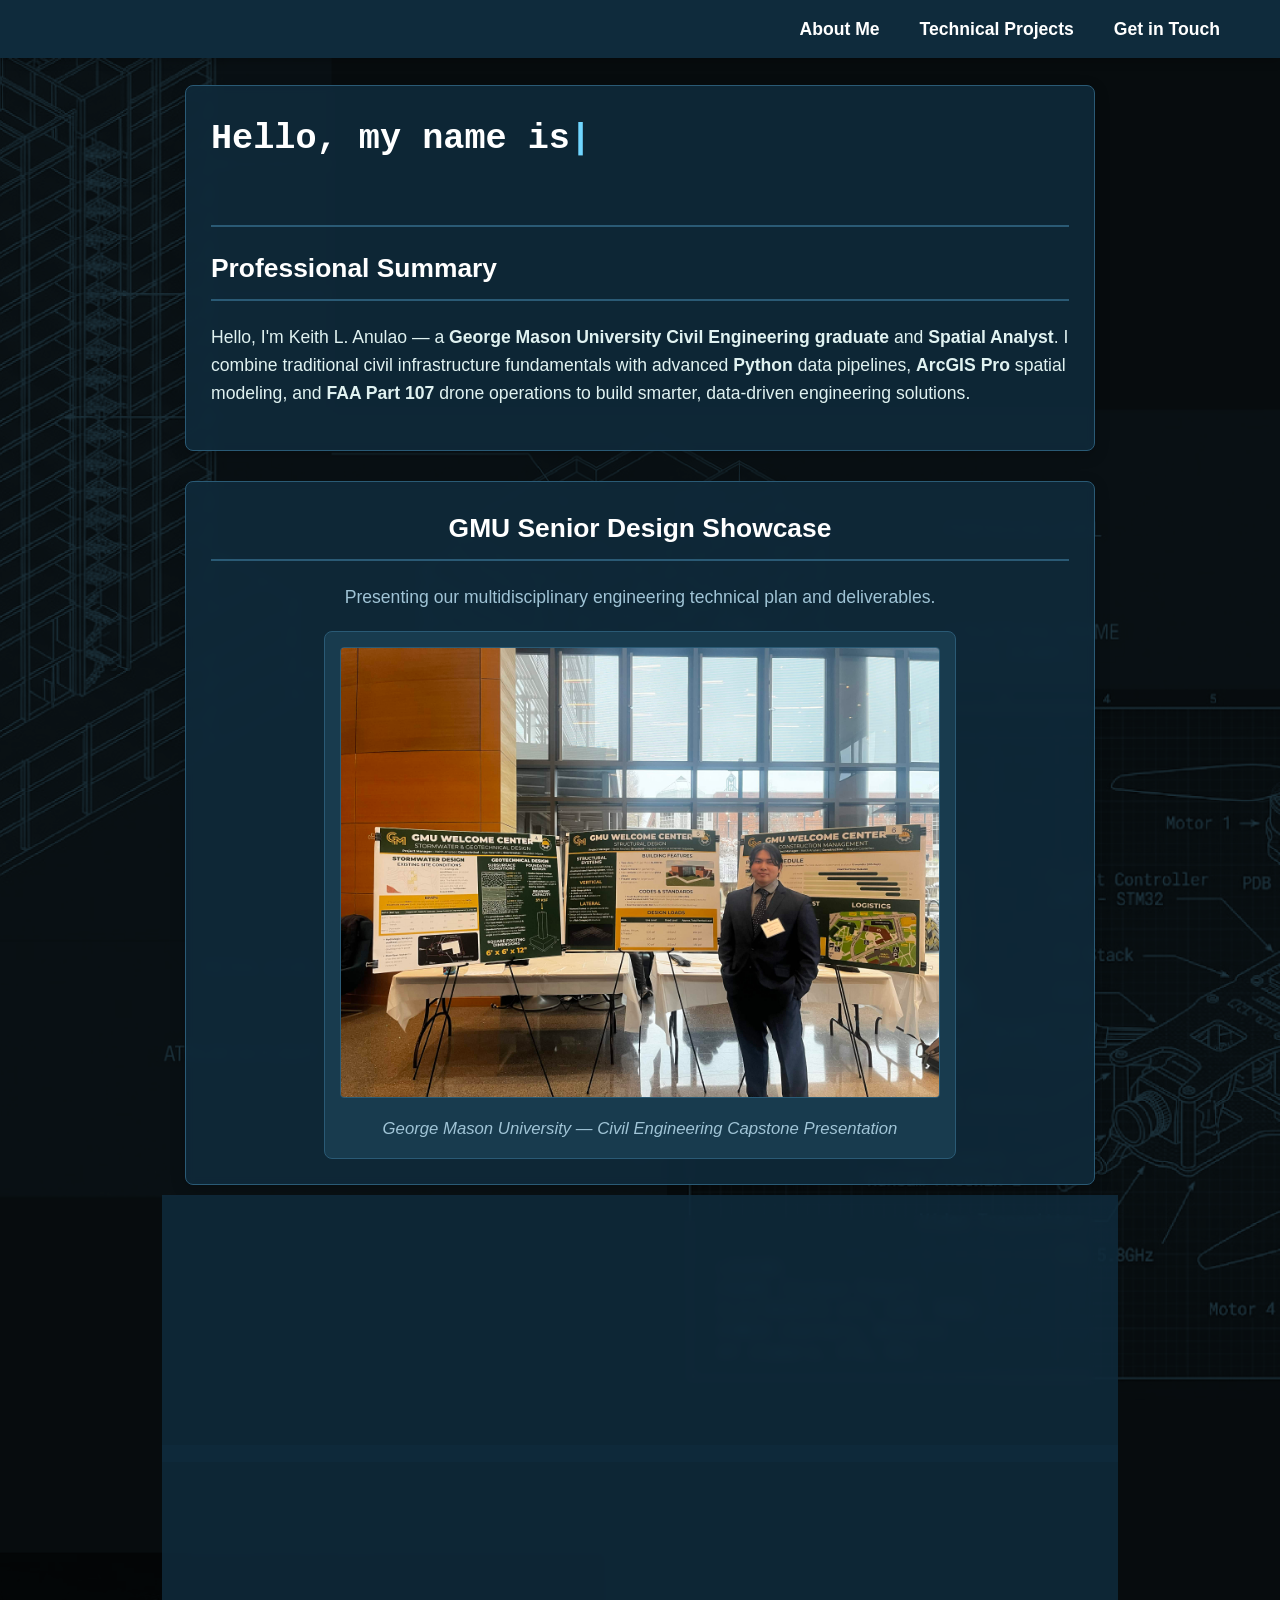
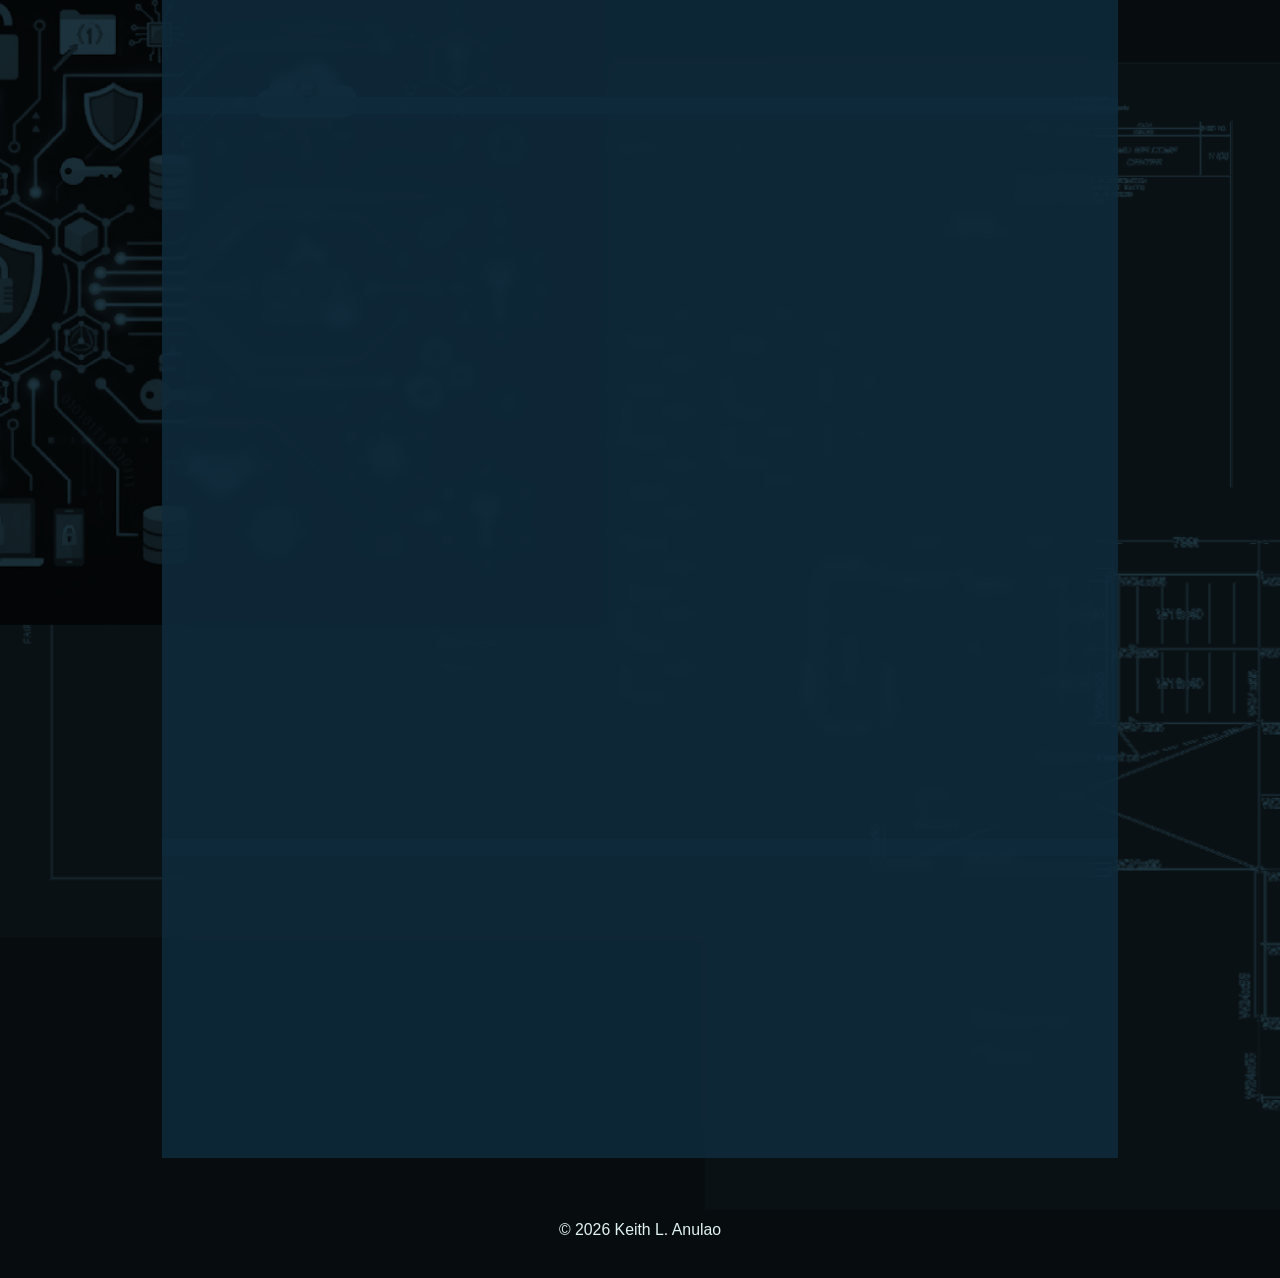
<file: index.html>
<!DOCTYPE html>
<html lang="en">
<head>
    <meta charset="UTF-8">
    <meta name="viewport" content="width=device-width, initial-scale=1.0">
    <!-- Primary SEO Meta Tags -->
    <title>Keith L. Anulao - Civil Engineering & Spatial Analytics Portfolio</title>
    <meta name="description" content="Explore Keith L. Anulao's civil engineering portfolio featuring GIS spatial audits, ArcGIS Pro mapping, and automated Python data tools.">
    <meta name="keywords" content="Civil Engineering, Spatial Analyst, ArcGIS Pro, Python, GIS, Keith Anulao, George Mason University">

    <!-- Open Graph / Social Sharing Meta Tags (LinkedIn, Twitter, etc.) -->
    <meta property="og:type" content="website">
    <meta property="og:url" content="https://yourusername.github.io/">
    <meta property="og:title" content="Keith L. Anulao - Civil Engineering & Spatial Analytics Portfolio">
    <meta property="og:description" content="Explore technical civil engineering projects, Python POS data pipelines, and spatial infrastructure audits.">
    <meta property="og:image" content="https://yourusername.github.io/images/senior_design_showcase.jpg">
    <link rel="stylesheet" href="style.css"> 
    <style>
        /* --- Page Background Layers (Scrolling) --- */
        body {
            position: relative;
            min-height: 100%;
            background-color: #0f2b3c;
            margin: 0;
            color: #e0f2fe;
            font-family: Arial, sans-serif;
        }

        /* 1. Grayscale Background Image (Scrolls with the full page length) */
        .page-bg-image {
            position: absolute;
            top: 0;
            left: 0;
            width: 100%;
            height: 100%; /* Stretches to cover the entire document height */
            background-image: url('images/about_me_bg.jpg');
            background-size: cover;
            background-position: center;
            filter: grayscale(100%) brightness(0.45);
            z-index: -2;
        }

        /* 2. Vibrant Turquoise Tint Overlay (Scrolls with the full page length) */
        .page-bg-overlay {
            position: absolute;
            top: 0;
            left: 0;
            width: 100%;
            height: 100%; /* Stretches to cover the entire document height */
            background-color: rgba(14, 82, 115, 0.78);
            mix-blend-mode: multiply;
            z-index: -1;
        }

        /* --- Glassmorphism Content Sections --- */
        main {
            max-width: 950px;
            margin: 40px auto 0 auto;
            padding: 20px;
        }

        section {
            background-color: rgba(15, 43, 60, 0.88);
            border: 1px solid #2a5a75;
            border-radius: 8px;
            padding: 25px;
            margin-bottom: 30px;
            backdrop-filter: blur(5px);
        }

        /* --- Lightbox Modal Styles --- */
        .lightbox-modal {
            display: none; /* Hidden by default */
            position: fixed;
            z-index: 2000;
            left: 0;
            top: 0;
            width: 100%;
            height: 100%;
            background-color: rgba(10, 25, 35, 0.85); /* Deep dark background */
            backdrop-filter: blur(8px); /* Blurs the rest of the page */
            align-items: center;
            justify-content: center;
        }

        .lightbox-content {
            width: auto;
            height: auto;
            max-width: 90vw;   
            max-height: 90vh;  
            object-fit: contain;
            border-radius: 6px;
            box-shadow: 0 10px 35px rgba(0, 0, 0, 0.6);
            border: 2px solid #2a5a75;
            animation: zoomIn 0.25s ease;
        }

        .lightbox-close {
            position: absolute;
            top: 25px;
            right: 35px;
            color: #ffffff;
            font-size: 45px;
            font-weight: bold;
            cursor: pointer;
            transition: color 0.2s ease;
            line-height: 1;
        }

        .lightbox-close:hover {
            color: #70d6ff;
        }

        /* Make thumbnails look clickable */
        .clickable-photo {
            cursor: pointer;
            transition: transform 0.2s ease, box-shadow 0.2s ease;
        }

        .clickable-photo:hover {
            transform: scale(1.01);
            box-shadow: 0 0 15px rgba(112, 214, 255, 0.3);
        }

        @keyframes zoomIn {
            from { transform: scale(0.9); opacity: 0; }
            to { transform: scale(1); opacity: 1; }
        }

        /* --- Mobile Responsive Media Query --- */
        @media screen and (max-width: 768px) {
            main {
                width: 95% !important;
                margin: 90px auto 0 auto !important; /* Lowers the card nicely below the navbar on phones */
                padding: 10px !important;
            }

            /* Scale down massive headers so they don't break phone screens */
            h1 {
                font-size: 1.6rem !important;
            }

            h2 {
                font-size: 1.3rem !important;
            }

            /* Stack metric cards and project galleries in a single column on phones */
            .metric-grid, .gallery-grid, .map-gallery {
                grid-template-columns: 1fr !important;
            }

            /* Prevent typing header from forcing phone widths out */
            #typing-title {
                font-size: 1.3em !important;
                min-height: 5.5rem !important; /* Locks two-line height on mobile */
                white-space: normal !important;
            }
        }
    </style>
</head>
<body>
    <!-- Background Layers (Scrolling) -->
    <div class="page-bg-image"></div>
    <div class="page-bg-overlay"></div>

    <header>
        <nav>
            <ul>
                <li><a href="index.html">About Me</a></li>
                <li><a href="projects.html">Technical Projects</a></li>
                <li><a href="contact.html">Get in Touch</a></li>
            </ul>
        </nav>
    </header>

    <main style="max-width: 950px; margin: 65px auto 0 auto; padding: 20px;">
        <section id="about">
            <h1 id="typing-title"></h1> 
            
            <h2 style="color: #ffffff; margin-top: 0;">Professional Summary</h2>
            <p>Hello, I'm Keith L. Anulao — a <strong>George Mason University Civil Engineering graduate</strong> and <strong>Spatial Analyst</strong>. I combine traditional civil infrastructure fundamentals with advanced <strong>Python</strong> data pipelines, <strong>ArcGIS Pro</strong> spatial modeling, and <strong>FAA Part 107</strong> drone operations to build smarter, data-driven engineering solutions.</p>
        </section>

        <!-- GMU Senior Design Showcase Photo Feature -->
        <section id="senior-design-photo" style="text-align: center;">
            <h2 style="color: #ffffff; margin-top: 0;">GMU Senior Design Showcase</h2>
            <p style="margin-bottom: 20px; text-align: center; color: #a0c4d6;">Presenting our multidisciplinary engineering technical plan and deliverables.</p>
            
            <div style="max-width: 600px; margin: 0 auto; background-color: rgba(26, 61, 82, 0.9); padding: 15px; border-radius: 8px; border: 1px solid #2a5a75;">
                <img src="images/senior_design_showcase.jpg" alt="GMU Senior Design Showcase" class="clickable-photo" style="width: 100%; height: auto; border-radius: 4px; margin-bottom: 10px;">
                <p style="font-size: 0.95em; color: #a0c4d6; font-style: italic; margin: 0; text-align: center;">George Mason University — Civil Engineering Capstone Presentation</p>
            </div>
        </section>

        <section id="education">
            <h2 style="color: #ffffff; margin-top: 0;">Education</h2>
            <p><strong>Bachelor of Science in Civil Engineering</strong>&nbsp;&nbsp;&nbsp;|&nbsp;&nbsp;&nbsp;George Mason University (December 2025)</p>
            <p><em>Honors College Graduate&nbsp;&nbsp;&nbsp;|&nbsp;&nbsp;&nbsp;Dean's List (Fall 2025)</em></p>
        </section>

        <section id="certifications">
            <h2 style="color: #ffffff; margin-top: 0;">Licenses & Certifications</h2>
            
            <div style="margin-bottom: 20px;">
                <p><strong>CompTIA Security+</strong>&nbsp;&nbsp;&nbsp;|&nbsp;&nbsp;&nbsp;Jan 30, 2025 - Jan 30, 2028</p>
                <ul style="list-style-type: disc; text-align: left; margin-left: 20px;">
                </ul>
            </div>

            <div>
                <p><strong>FAA Part 107 Remote Pilot</strong>&nbsp;&nbsp;&nbsp;|&nbsp;&nbsp;&nbsp;Jun 23, 2026 - Jun 30, 2028</p>
                <ul style="list-style-type: disc; text-align: left; margin-left: 20px;">
                </ul>
            </div>
        </section>

        <!-- FPV Simulator Training Feature with Regulatory Callout -->
        <section id="fpv-simulation-photo" style="text-align: center;">
            <h2 style="color: #ffffff; margin-top: 0;">Advanced Pilot Training & Simulation</h2>
            <p style="margin-bottom: 20px; text-align: center; color: #a0c4d6;">Training in Acro (manual) and Angle (self-leveling) modes for complex structural steel inspections.</p>
            
            <div style="max-width: 600px; margin: 0 auto 15px auto; background-color: rgba(26, 61, 82, 0.9); padding: 15px; border-radius: 8px; border: 1px solid #2a5a75;">
                <img src="images/fpv_simulation.jpg" alt="FPV.SkyDive Simulated Flight Inspection" class="clickable-photo" style="width: 100%; height: auto; border-radius: 4px; margin-bottom: 10px;">
                <p style="font-size: 0.95em; color: #a0c4d6; font-style: italic; margin: 0; text-align: center;">FPV.SkyDive — Simulated Structural Steel Inspection</p>
            </div>

            <!-- Regulatory Insight Callout Box -->
            <div style="max-width: 600px; margin: 0 auto; background-color: rgba(26, 61, 82, 0.9); padding: 14px 18px; border-radius: 8px; border: 1px dashed #2a5a75; text-align: left;">
                <p style="font-size: 0.95em; color: #ffffff; margin: 0; line-height: 1.5;">
                    <strong style="color: #70d6ff;">Did You Know?</strong> Per <strong>14 CFR § 107.12</strong>, a commercial drone's flight controls can be manipulated by a non-certified operator as long as an FAA-certified Remote Pilot in Command is actively supervising with immediate takeover authority.
                </p>
            </div>
        </section>

        <section id="skills">
            <h2 style="color: #ffffff; margin-top: 0;">Core Technical Skills</h2>
            <ul style="list-style-type: disc; text-align: left; margin-left: 20px; line-height: 1.8;">
                <li><strong>Modeling & Design:</strong> ArcGIS Pro, AutoCAD, Synchro, Spatial Modeling</li>
                <li><strong>Programming & Data:</strong> Python (Pandas, Matplotlib, Tkinter), SQL Basics, Automated Data Pipelines</li>
                <li><strong>Software & Operations:</strong> MS Excel, MS Word, Advanced FPV / Acro-Mode Drone Flight Operations</li>
                <li><strong>Professional:</strong> Technical Writing, Project Management, Quality Control (QC), Lead Technical Editing</li>
            </ul>
        </section>
    </main>

    <!-- --- Lightbox Modal Structure --- -->
    <div id="lightboxModal" class="lightbox-modal">
        <span class="lightbox-close">&times;</span>
        <img class="lightbox-content" id="lightboxImg" alt="Enlarged Preview">
    </div>
    <!-- --------------------------------- -->

    <footer>
        <p>&copy; 2026 Keith L. Anulao</p>
    </footer>

    <script src="script.js"></script> 
    <script>
        // Smooth scrolling functionality
        document.querySelectorAll('a[href^="#"]').forEach(anchor => {
            anchor.addEventListener('click', function (e) {
                e.preventDefault(); 

                const targetID = this.getAttribute('href');
                const targetElement = document.querySelector(targetID);

                if (targetElement) {
                    window.scrollTo({
                        top: targetElement.offsetTop - 80,
                        behavior: 'smooth' 
                    });
                }
            });
        });

        // --- Lightbox Modal Interactive Script ---
        const modal = document.getElementById('lightboxModal');
        const modalImg = document.getElementById('lightboxImg');
        const closeBtn = document.getElementsByClassName('lightbox-close')[0];
        const clickablePhotos = document.querySelectorAll('.clickable-photo');

        clickablePhotos.forEach(photo => {
            photo.onclick = function() {
                modal.style.display = "flex";
                modalImg.src = this.src;
            }
        });

        closeBtn.onclick = function() {
            modal.style.display = "none";
        }

        modal.onclick = function(event) {
            if (event.target === modal) {
                modal.style.display = "none";
            }
        }

        document.addEventListener('keydown', function(event) {
            if (event.key === "Escape") {
                modal.style.display = "none";
            }
        });
    </script>
</body>
</html>
</file>
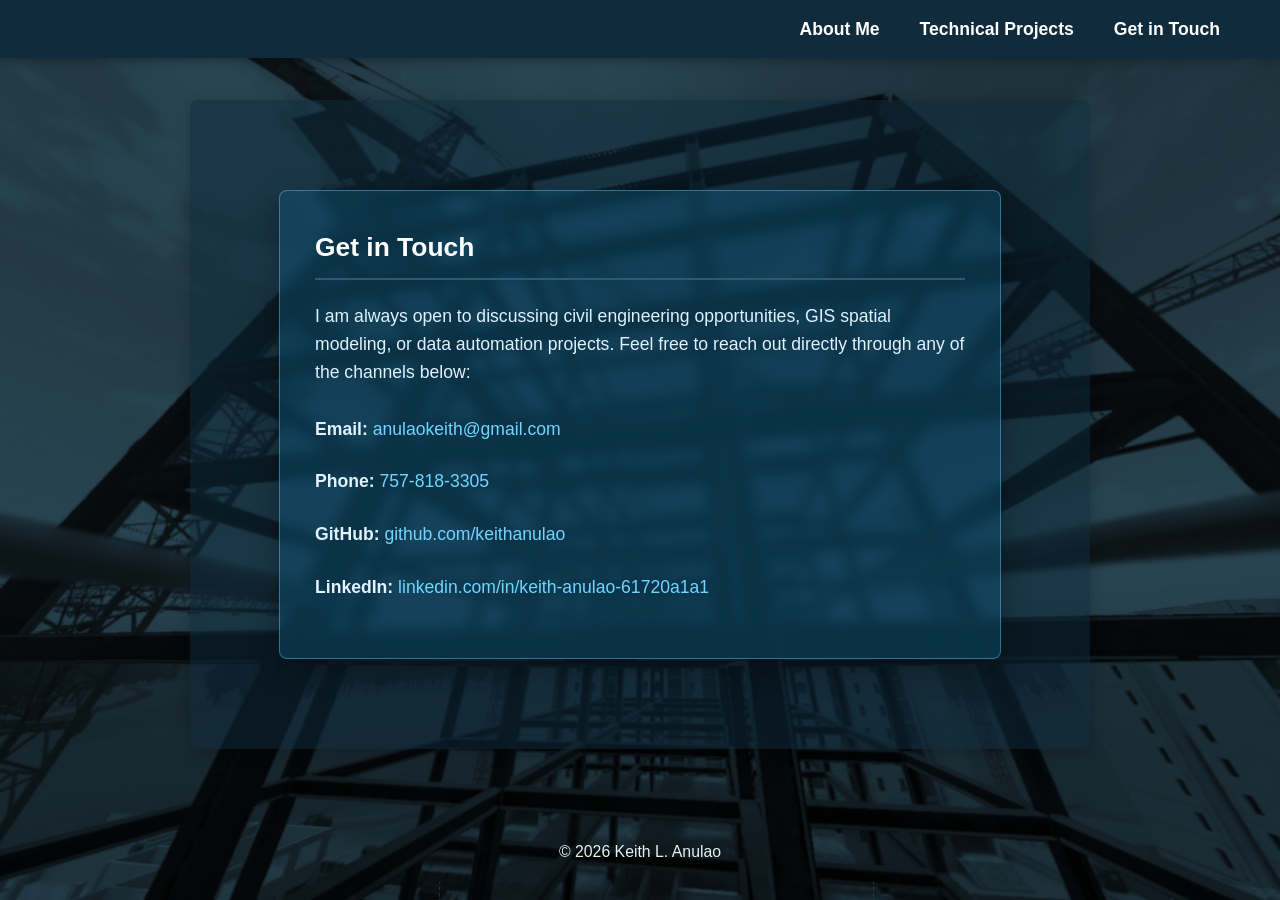
<file: contact.html>
<!DOCTYPE html>
<html lang="en">
<head>
    <meta charset="UTF-8">
    <meta name="viewport" content="width=device-width, initial-scale=1.0">
    <title>Contact Keith L. Anulao - Civil Engineering & Spatial Analytics</title>
    <meta name="description" content="Get in touch with Keith L. Anulao for civil engineering, spatial analysis, GIS consulting, and technical collaboration opportunities.">
    <meta property="og:title" content="Contact Keith L. Anulao - Civil Engineering & Spatial Analytics">
    <meta property="og:description" content="Get in touch for civil engineering, spatial analysis, GIS consulting, and technical collaboration opportunities.">
    <link rel="stylesheet" href="style.css"> 
    <style>
        /* --- Contact Page Lighter Background & Vibrant Turquoise Tint --- */
        body {
            position: relative;
            min-height: 100vh;
            background-color: #0f2b3c;
            margin: 0;
        }

        /* 1. Lighter Background Image */
        .contact-bg-image {
            position: fixed;
            top: 0;
            left: 0;
            width: 100%;
            height: 100svh;
            background-image: url('images/contact_background.jpg'); /* Change to .png if needed */
            background-size: cover;
            background-position: center;
            filter: grayscale(100%) brightness(0.55); /* Increased brightness to make image lighter */
            z-index: -2;
        }

        /* 2. Brighter, More Intense Turquoise Tint Overlay */
        .contact-bg-overlay {
            position: fixed;
            top: 0;
            left: 0;
            width: 100%;
            height: 100%;
            background-color: rgba(14, 82, 115, 0.75); /* Brighter, more saturated turquoise tint */
            mix-blend-mode: multiply;
            z-index: -1;
        }

        /* 3. Single Unified Contact Card (Matched Transparency) */
        .contact-card {
            background-color: rgba(14, 82, 115, 0.45); /* Matches overlay transparency */
            border: 1px solid rgba(112, 214, 255, 0.4);
            border-radius: 8px;
            padding: 35px;
            max-width: 650px;
            margin: 60px auto;
            box-shadow: 0 10px 30px rgba(0, 0, 0, 0.3);
            backdrop-filter: blur(6px);
        }

        .contact-card h2 {
            color: #ffffff;
            margin-top: 0;
        }

        .contact-card p {
            color: #e0f2fe;
        }

        .contact-card a {
            color: #70d6ff;
            text-decoration: none;
            transition: color 0.2s ease;
        }

        .contact-card a:hover {
            color: #ffffff;
            text-decoration: underline;
        }

        /* --- Mobile Responsive Media Query --- */
        @media screen and (max-width: 768px) {
            main {
                width: 95% !important;
                margin: 25px auto 0 auto !important;
                padding: 10px !important;
            }

            /* Scale down massive headers so they don't break phone screens */
            h1 {
                font-size: 1.6rem !important;
            }

            h2 {
                font-size: 1.3rem !important;
            }

            /* Stack metric cards and project galleries in a single column on phones */
            .metric-grid, .gallery-grid, .map-gallery {
                grid-template-columns: 1fr !important;
            }

            /* Prevent typing header from forcing phone widths out */
            #typing-title {
                font-size: 1.3em !important;
                white-space: normal !important; /* Allows text to wrap neatly on tiny screens */
            }
        }
    </style>
</head>
<body>
    <!-- Background Layers -->
    <div class="contact-bg-image"></div>
    <div class="contact-bg-overlay"></div>

    <header>
        <nav>
            <ul>
                <li><a href="index.html">About Me</a></li>
                <li><a href="projects.html">Technical Projects</a></li>
                <li><a href="contact.html">Get in Touch</a></li>
            </ul>
        </nav>
    </header>

    <main>
        <section id="contact">
            <!-- Single Clean Contact Card -->
            <div class="contact-card">
                <h1>Get in Touch</h1> 
                <p>I am always open to discussing civil engineering opportunities, GIS spatial modeling, or data automation projects. Feel free to reach out directly through any of the channels below:</p>
                
                <div style="margin-top: 25px; line-height: 2;">
                    <p><strong>Email:</strong> <a href="mailto:anulaokeith@gmail.com">anulaokeith@gmail.com</a></p>
                    <p><strong>Phone:</strong> <a href="tel:7578183305">757-818-3305</a></p>
                    <p><strong>GitHub:</strong> <a href="https://github.com/keithanulao" target="_blank" rel="noopener noreferrer">github.com/keithanulao</a></p>
                    <p><strong>LinkedIn:</strong> <a href="https://www.linkedin.com/in/keith-anulao-61720a1a1" target="_blank" rel="noopener noreferrer">linkedin.com/in/keith-anulao-61720a1a1</a></p>
                </div>
            </div>
        </section>
    </main>

    <footer>
        <p>&copy; 2026 Keith L. Anulao</p>
    </footer>

    <script>
        // Smooth scrolling functionality
        document.querySelectorAll('a[href^="#"]').forEach(anchor => {
            anchor.addEventListener('click', function (e) {
                e.preventDefault(); 

                const targetID = this.getAttribute('href');
                const targetElement = document.querySelector(targetID);

                if (targetElement) {
                    window.scrollTo({
                        top: targetElement.offsetTop - 80,
                        behavior: 'smooth' 
                    });
                }
            });
        });
    </script>
</body>
</html>
</file>
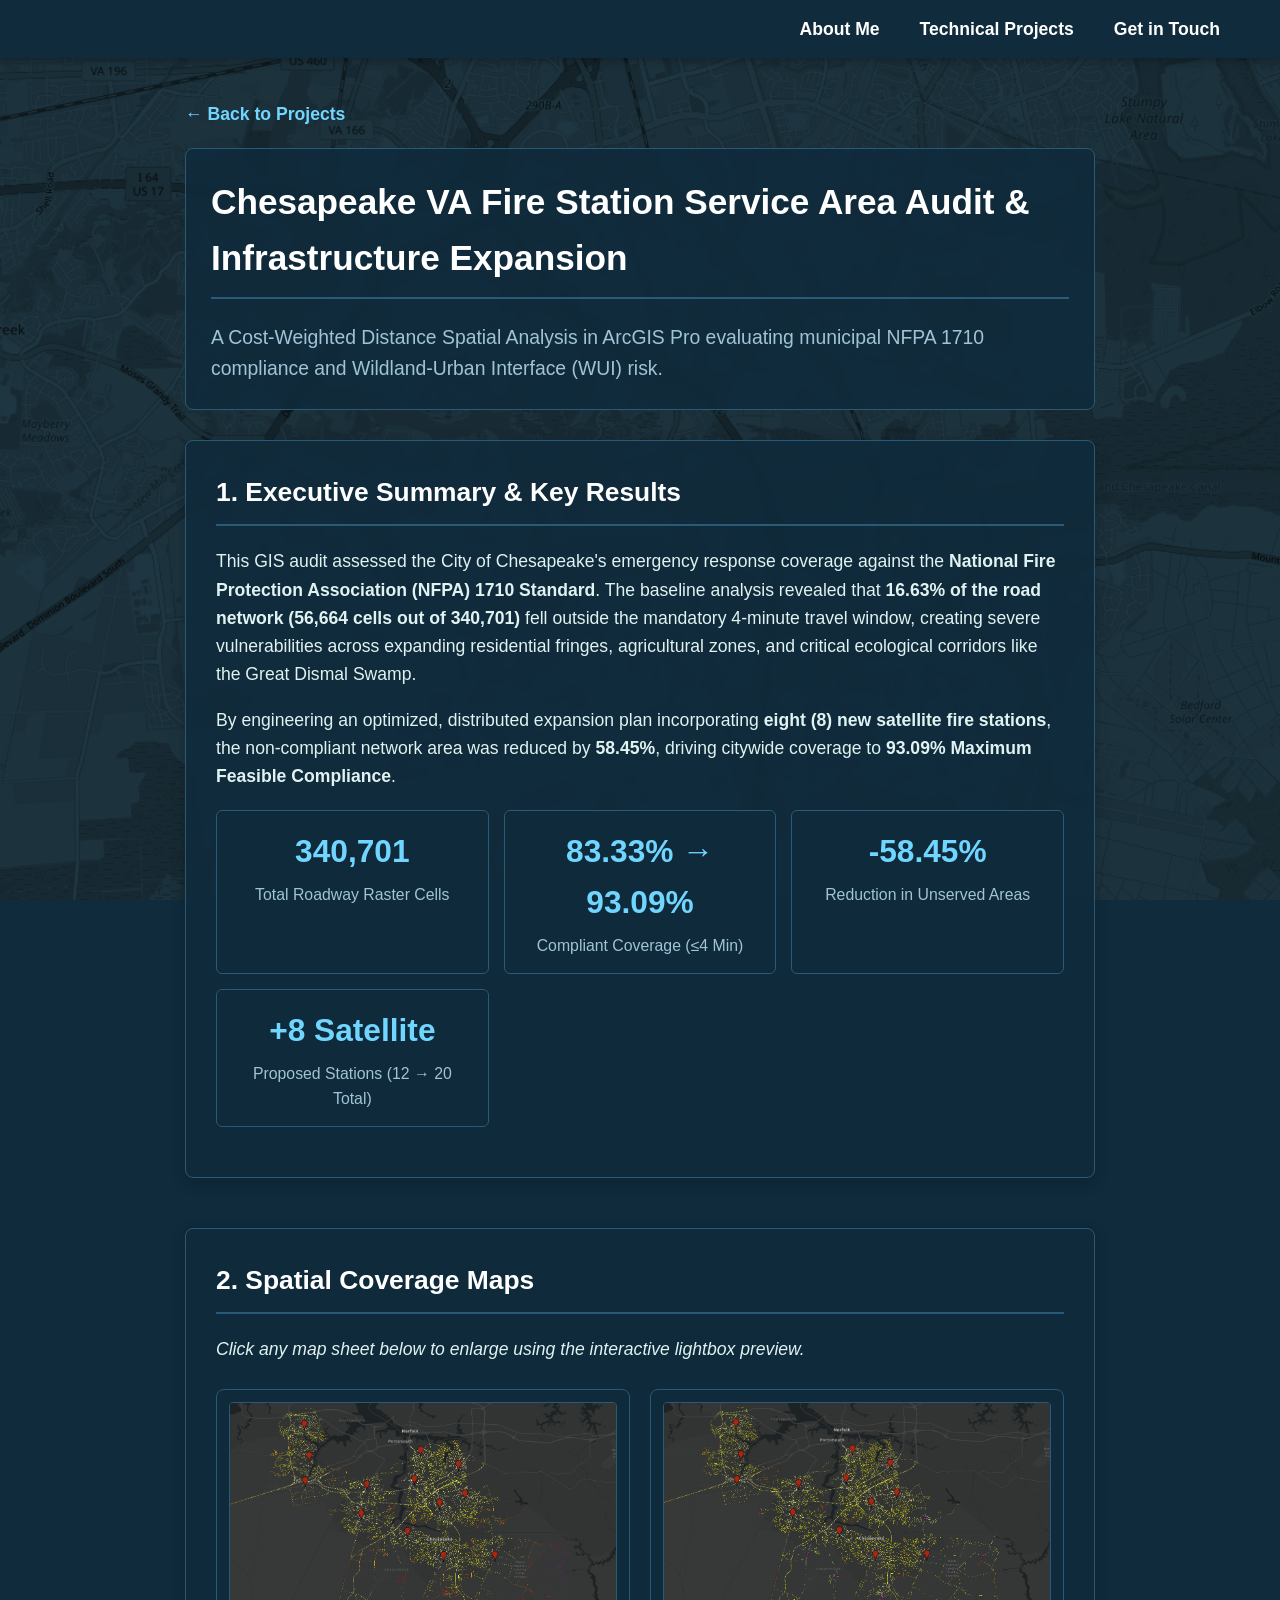
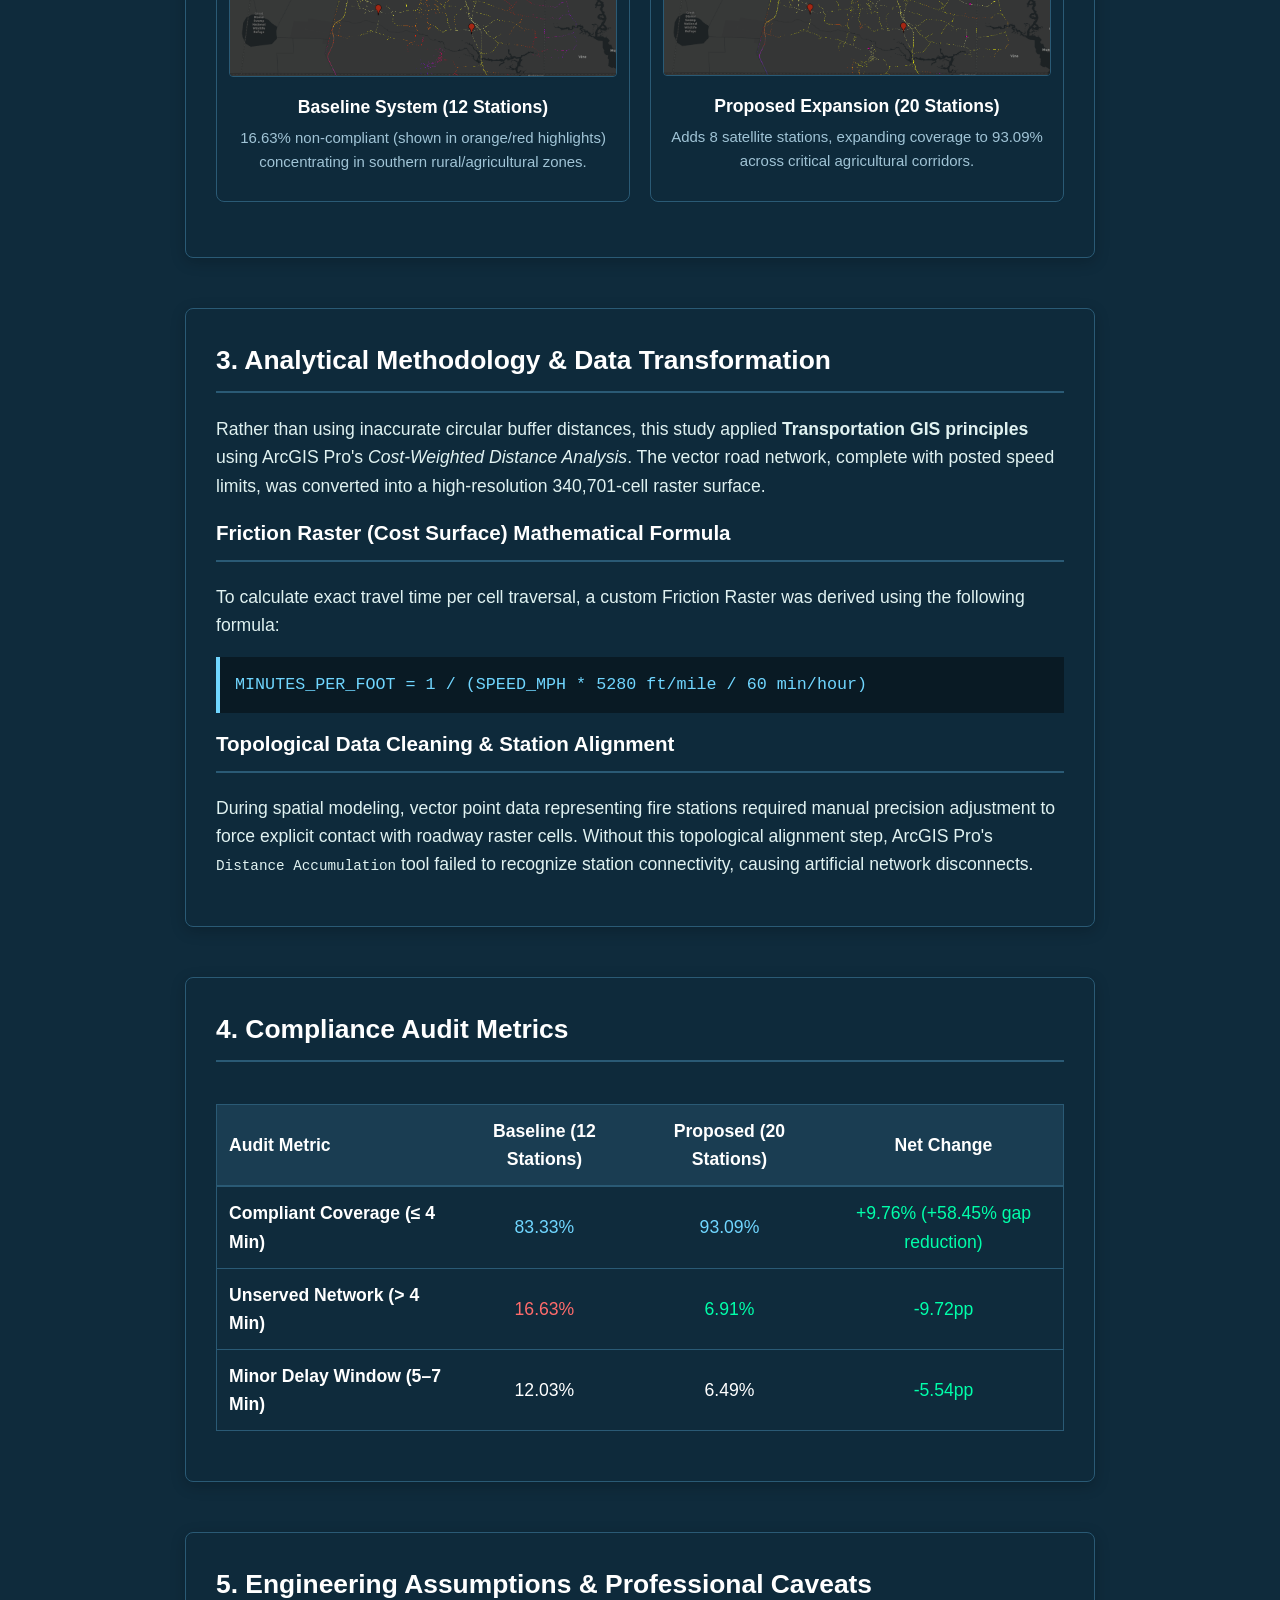
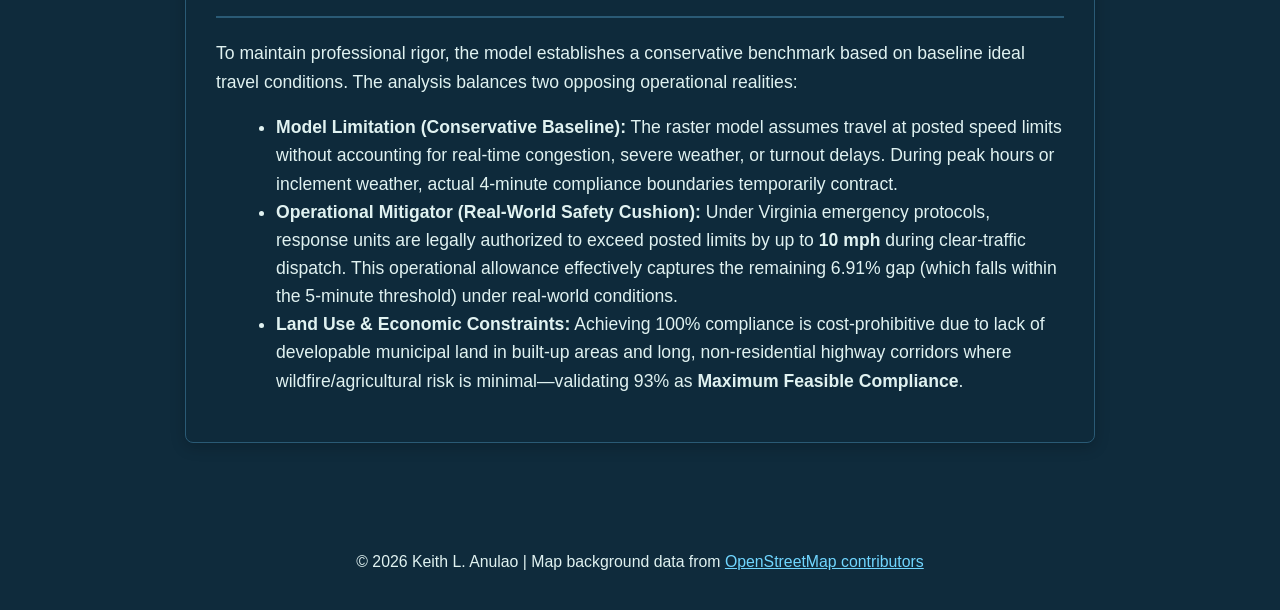
<file: fire-station-audit.html>
<!DOCTYPE html>
<html lang="en">
<head>
    <meta charset="UTF-8">
    <meta name="viewport" content="width=device-width, initial-scale=1.0">
    <title>Chesapeake Fire Station Service Area Audit - Keith L. Anulao</title>
    <meta name="description" content="Explore a GIS cost-weighted distance spatial analysis in ArcGIS Pro evaluating municipal NFPA 1710 compliance and infrastructure expansion by Keith L. Anulao.">
    <meta property="og:title" content="Chesapeake Fire Station Service Area Audit - Keith L. Anulao">
    <meta property="og:description" content="Explore a GIS cost-weighted distance spatial analysis in ArcGIS Pro evaluating municipal NFPA 1710 compliance and infrastructure expansion.">
    <link rel="stylesheet" href="style.css">
    <style>
        /* --- Page Layout & Card Styling --- */
        .project-header-card {
            background-color: #0f2b3c;
            border: 1px solid #2a5a75;
            border-radius: 8px;
            padding: 25px;
            margin-bottom: 30px;
        }

        .metric-grid {
            display: grid;
            grid-template-columns: repeat(auto-fit, minmax(220px, 1fr));
            gap: 15px;
            margin: 20px 0;
        }

        .metric-card {
            background-color: rgba(26, 61, 82, 0.9);
            border: 1px solid #2a5a75;
            border-radius: 6px;
            padding: 15px;
            text-align: center;
            /* 1. Smooth transition for all property changes */
            transition: transform 0.25s ease, background-color 0.25s ease, border-color 0.25s ease, box-shadow 0.25s ease;
        }

        /* 2. Eye-Catching Hover State */
        .metric-card:hover {
            transform: translateY(-4px); /* Lifts the card up */
            background-color: rgba(30, 80, 110, 0.95); /* Brightens the dark turquoise tone */
            border-color: #70d6ff; /* Lights up the border in bright cyan */
            box-shadow: 0 8px 25px rgba(112, 214, 255, 0.25); /* Adds a soft turquoise glow */
        }

        .metric-value {
            font-size: 1.8em;
            font-weight: bold;
            color: #70d6ff;
            margin-bottom: 5px;
            transition: color 0.25s ease;
        }

        /* Makes the main metric number pop to pure white on hover */
        .metric-card:hover .metric-value {
            color: #ffffff;
        }

        .metric-label {
            font-size: 0.9em;
            color: #a0c4d6;
        }

        .formula-box {
            background-color: #091a24;
            border-left: 4px solid #70d6ff;
            padding: 15px;
            font-family: 'Courier New', Courier, monospace;
            color: #70d6ff;
            font-size: 0.95em;
            margin: 15px 0;
            overflow-x: auto;
        }

        .map-gallery {
            display: grid;
            grid-template-columns: repeat(auto-fit, minmax(280px, 1fr));
            gap: 20px;
            margin: 25px 0;
        }

        .map-card {
            background-color: #0f2b3c;
            border: 1px solid #2a5a75;
            border-radius: 8px;
            padding: 12px;
            text-align: center;
        }

        .map-card img {
            width: 100%;
            height: auto;
            border-radius: 4px;
            margin-bottom: 8px;
            cursor: pointer;
            transition: transform 0.2s ease, box-shadow 0.2s ease;
        }

        .map-card img:hover {
            transform: scale(1.01);
            box-shadow: 0 0 15px rgba(112, 214, 255, 0.3);
        }

        /* --- Lightbox Modal Styles --- */
        .lightbox-modal {
            display: none;
            position: fixed;
            z-index: 2000;
            left: 0;
            top: 0;
            width: 100%;
            height: 100%;
            background-color: rgba(10, 25, 35, 0.85);
            backdrop-filter: blur(8px);
            align-items: center;
            justify-content: center;
        }

        .lightbox-content {
            width: auto;
            height: auto;
            max-width: 92vw;
            max-height: 92vh;
            
            /* Forces sharper rendering when scaled up */
            image-rendering: -webkit-optimize-contrast;
            image-rendering: crisp-edges;
            
            border-radius: 6px;
            box-shadow: 0 10px 35px rgba(0, 0, 0, 0.6);
            border: 2px solid #2a5a75;
            animation: zoomIn 0.25s ease;
        }

        .lightbox-close {
            position: absolute;
            top: 25px;
            right: 35px;
            color: #ffffff;
            font-size: 45px;
            font-weight: bold;
            cursor: pointer;
            transition: color 0.2s ease;
            line-height: 1;
        }

        .lightbox-close:hover {
            color: #70d6ff;
        }

        @keyframes zoomIn {
            from { transform: scale(0.9); opacity: 0; }
            to { transform: scale(1); opacity: 1; }
        }

        .back-link {
            display: inline-block;
            margin-top: 15px;    /* Pushes it down away from the header */
            margin-bottom: 20px;
            color: #70d6ff;
            text-decoration: none;
            font-weight: bold;
        }

        .back-link:hover {
            text-decoration: underline;
        }

        /* --- Page Background Layers --- */
        body {
            position: relative;
            min-height: 100vh;
            background-color: #0f2b3c;
            margin: 0;
            color: #e0f2fe;
        }

        /* 1. Grayscale Map Background */
        .page-bg-image {
            position: fixed;
            top: 0;
            left: 0;
            width: 100%;
            height: 100svh; /* Locks it to the stable mobile viewport height */
            background-image: url('images/chesapeake_map_bg.png');
            background-size: cover;
            background-position: center;
            filter: grayscale(100%) brightness(0.45);
            z-index: -2;
        }

        /* 2. Vibrant Turquoise Tint Overlay */
        .page-bg-overlay {
            position: fixed;
            top: 0;
            left: 0;
            width: 100%;
            height: 100%;
            background-color: rgba(14, 82, 115, 0.78);
            mix-blend-mode: multiply;
            z-index: -1;
        }

        /* 3. Glassmorphism Card Style for Content Sections */
        .project-header-card, .metric-card, .map-card, section {
            background-color: rgba(15, 43, 60, 0.88);
            border: 1px solid #2a5a75;
            backdrop-filter: blur(5px);
        }

        /* --- Mobile Responsive Media Query (Matched to Python Page) --- */
        @media screen and (max-width: 768px) {
            main {
                width: 95% !important;
                margin: 100px auto 0 auto !important; /* Lowers content below the mobile header */
                padding: 10px !important;
            }

            /* Scale down massive headers so they don't break phone screens */
            h1 {
                font-size: 1.6rem !important;
            }

            h2 {
                font-size: 1.3rem !important;
            }

            /* Stack metric cards and project galleries in a single column on phones */
            .metric-grid, .gallery-grid, .map-gallery {
                grid-template-columns: 1fr !important;
            }
        }
    </style>
</head>
<body>
    <!-- Background Layers -->
    <div class="page-bg-image"></div>
    <div class="page-bg-overlay"></div>
    
    <header>
        <nav>
            <ul>
                <li><a href="index.html">About Me</a></li>
                <li><a href="projects.html">Technical Projects</a></li>
                <li><a href="contact.html">Get in Touch</a></li>
            </ul>
        </nav>
    </header>

    <main style="max-width: 950px; margin: 65px auto 0 auto; padding: 20px;">
        <a href="projects.html" class="back-link">&larr; Back to Projects</a>

        <!-- Main Title Header -->
        <div class="project-header-card">
            <h1 style="margin-top: 0; color: #ffffff;">Chesapeake VA Fire Station Service Area Audit & Infrastructure Expansion</h1>
            <p style="color: #a0c4d6; font-size: 1.1em; margin-bottom: 0;">
                A Cost-Weighted Distance Spatial Analysis in ArcGIS Pro evaluating municipal NFPA 1710 compliance and Wildland-Urban Interface (WUI) risk.
            </p>
        </div>

        <!-- Executive Summary & Key Results -->
        <section id="executive-summary">
            <h2>1. Executive Summary & Key Results</h2>
            <p>
                This GIS audit assessed the City of Chesapeake's emergency response coverage against the <strong>National Fire Protection Association (NFPA) 1710 Standard</strong>. The baseline analysis revealed that <strong>16.63% of the road network (56,664 cells out of 340,701)</strong> fell outside the mandatory 4-minute travel window, creating severe vulnerabilities across expanding residential fringes, agricultural zones, and critical ecological corridors like the Great Dismal Swamp.
            </p>
            <p>
                By engineering an optimized, distributed expansion plan incorporating <strong>eight (8) new satellite fire stations</strong>, the non-compliant network area was reduced by <strong>58.45%</strong>, driving citywide coverage to <strong>93.09% Maximum Feasible Compliance</strong>.
            </p>

            <!-- Key Metrics Grid -->
            <div class="metric-grid">
                <div class="metric-card">
                    <div class="metric-value">340,701</div>
                    <div class="metric-label">Total Roadway Raster Cells</div>
                </div>
                <div class="metric-card">
                    <div class="metric-value">83.33% &rarr; 93.09%</div>
                    <div class="metric-label">Compliant Coverage (&le;4 Min)</div>
                </div>
                <div class="metric-card">
                    <div class="metric-value">-58.45%</div>
                    <div class="metric-label">Reduction in Unserved Areas</div>
                </div>
                <div class="metric-card">
                    <div class="metric-value">+8 Satellite</div>
                    <div class="metric-label">Proposed Stations (12 &rarr; 20 Total)</div>
                </div>
            </div>
        </section>

        <!-- Visual Map Comparison -->
        <section id="map-comparison">
            <h2>2. Spatial Coverage Maps</h2>
            <p><em>Click any map sheet below to enlarge using the interactive lightbox preview.</em></p>
            
            <div class="map-gallery">
                <!-- Baseline Map -->
                <div class="map-card">
                    <img src="images/chesapeake_baseline_map.png" alt="Baseline Fire Station Service Area Map" class="clickable-photo">
                    <strong style="color: #ffffff;">Baseline System (12 Stations)</strong>
                    <p style="font-size: 0.85em; color: #a0c4d6; margin-top: 5px;">16.63% non-compliant (shown in orange/red highlights) concentrating in southern rural/agricultural zones.</p>
                </div>
                
                <!-- Expansion Map -->
                <div class="map-card">
                    <img src="images/chesapeake_expansion_map.png" alt="Proposed Fire Station Expansion Map" class="clickable-photo">
                    <strong style="color: #ffffff;">Proposed Expansion (20 Stations)</strong>
                    <p style="font-size: 0.85em; color: #a0c4d6; margin-top: 5px;">Adds 8 satellite stations, expanding coverage to 93.09% across critical agricultural corridors.</p>
                </div>
            </div>
        </section>

        <!-- Technical Methodology & Data Pipeline -->
        <section id="methodology">
            <h2>3. Analytical Methodology & Data Transformation</h2>
            <p>
                Rather than using inaccurate circular buffer distances, this study applied <strong>Transportation GIS principles</strong> using ArcGIS Pro's <em>Cost-Weighted Distance Analysis</em>. The vector road network, complete with posted speed limits, was converted into a high-resolution 340,701-cell raster surface.
            </p>

            <h3>Friction Raster (Cost Surface) Mathematical Formula</h3>
            <p>To calculate exact travel time per cell traversal, a custom Friction Raster was derived using the following formula:</p>
            
            <div class="formula-box">
                MINUTES_PER_FOOT = 1 / (SPEED_MPH * 5280 ft/mile / 60 min/hour)
            </div>

            <h3>Topological Data Cleaning & Station Alignment</h3>
            <p>
                During spatial modeling, vector point data representing fire stations required manual precision adjustment to force explicit contact with roadway raster cells. Without this topological alignment step, ArcGIS Pro's <code>Distance Accumulation</code> tool failed to recognize station connectivity, causing artificial network disconnects.
            </p>
        </section>

        <!-- Quantitative Audit Breakdown Table -->
        <section id="data-table">
            <h2>4. Compliance Audit Metrics</h2>
            <div style="overflow-x: auto;">
                <table style="width: 100%; border-collapse: collapse; margin: 20px 0; background-color: #0f2b3c; border: 1px solid #2a5a75; color: #ffffff;">
                    <thead>
                        <tr style="background-color: #1a3d52; border-bottom: 2px solid #2a5a75;">
                            <th style="padding: 12px; text-align: left;">Audit Metric</th>
                            <th style="padding: 12px; text-align: center;">Baseline (12 Stations)</th>
                            <th style="padding: 12px; text-align: center;">Proposed (20 Stations)</th>
                            <th style="padding: 12px; text-align: center;">Net Change</th>
                        </tr>
                    </thead>
                    <tbody>
                        <tr style="border-bottom: 1px solid #2a5a75;">
                            <td style="padding: 12px;"><strong>Compliant Coverage (&le; 4 Min)</strong></td>
                            <td style="padding: 12px; text-align: center; color: #70d6ff;">83.33%</td>
                            <td style="padding: 12px; text-align: center; color: #70d6ff;">93.09%</td>
                            <td style="padding: 12px; text-align: center; color: #00ffaa;">+9.76% (+58.45% gap reduction)</td>
                        </tr>
                        <tr style="border-bottom: 1px solid #2a5a75;">
                            <td style="padding: 12px;"><strong>Unserved Network (&gt; 4 Min)</strong></td>
                            <td style="padding: 12px; text-align: center; color: #ff6b6b;">16.63%</td>
                            <td style="padding: 12px; text-align: center; color: #00ffaa;">6.91%</td>
                            <td style="padding: 12px; text-align: center; color: #00ffaa;">-9.72pp</td>
                        </tr>
                        <tr>
                            <td style="padding: 12px;"><strong>Minor Delay Window (5–7 Min)</strong></td>
                            <td style="padding: 12px; text-align: center;">12.03%</td>
                            <td style="padding: 12px; text-align: center;">6.49%</td>
                            <td style="padding: 12px; text-align: center; color: #00ffaa;">-5.54pp</td>
                        </tr>
                    </tbody>
                </table>
            </div>
        </section>

        <!-- Professional Caveats & Constraints -->
        <section id="caveats">
            <h2>5. Engineering Assumptions & Professional Caveats</h2>
            <p>
                To maintain professional rigor, the model establishes a conservative benchmark based on baseline ideal travel conditions. The analysis balances two opposing operational realities:
            </p>
            
            <ul style="list-style-type: disc; margin-left: 20px; line-height: 1.6;">
                <li>
                    <strong>Model Limitation (Conservative Baseline):</strong> The raster model assumes travel at posted speed limits without accounting for real-time congestion, severe weather, or turnout delays. During peak hours or inclement weather, actual 4-minute compliance boundaries temporarily contract.
                </li>
                <li>
                    <strong>Operational Mitigator (Real-World Safety Cushion):</strong> Under Virginia emergency protocols, response units are legally authorized to exceed posted limits by up to <strong>10 mph</strong> during clear-traffic dispatch. This operational allowance effectively captures the remaining 6.91% gap (which falls within the 5-minute threshold) under real-world conditions.
                </li>
                <li>
                    <strong>Land Use & Economic Constraints:</strong> Achieving 100% compliance is cost-prohibitive due to lack of developable municipal land in built-up areas and long, non-residential highway corridors where wildfire/agricultural risk is minimal—validating 93% as <strong>Maximum Feasible Compliance</strong>.
                </li>
            </ul>
        </section>
    </main>

    <!-- Lightbox Modal Structure -->
    <div id="lightboxModal" class="lightbox-modal">
        <span class="lightbox-close">&times;</span>
        <img class="lightbox-content" id="lightboxImg" alt="Enlarged Spatial Map">
    </div>

    <footer>
        <p>&copy; 2026 Keith L. Anulao | Map background data from <a href="https://www.openstreetmap.org/copyright" target="_blank" style="color: #70d6ff;">OpenStreetMap contributors</a></p>
    </footer>

    <script src="script.js"></script>
    <script>
        // Lightbox Modal Script
        const modal = document.getElementById('lightboxModal');
        const modalImg = document.getElementById('lightboxImg');
        const closeBtn = document.getElementsByClassName('lightbox-close')[0];
        const clickablePhotos = document.querySelectorAll('.clickable-photo');

        clickablePhotos.forEach(photo => {
            photo.onclick = function() {
                modal.style.display = "flex";
                modalImg.src = this.src;
            }
        });

        closeBtn.onclick = function() {
            modal.style.display = "none";
        }

        modal.onclick = function(event) {
            if (event.target === modal) {
                modal.style.display = "none";
            }
        }

        document.addEventListener('keydown', function(event) {
            if (event.key === "Escape") {
                modal.style.display = "none";
            }
        });
    </script>
</body>
</html>
</file>
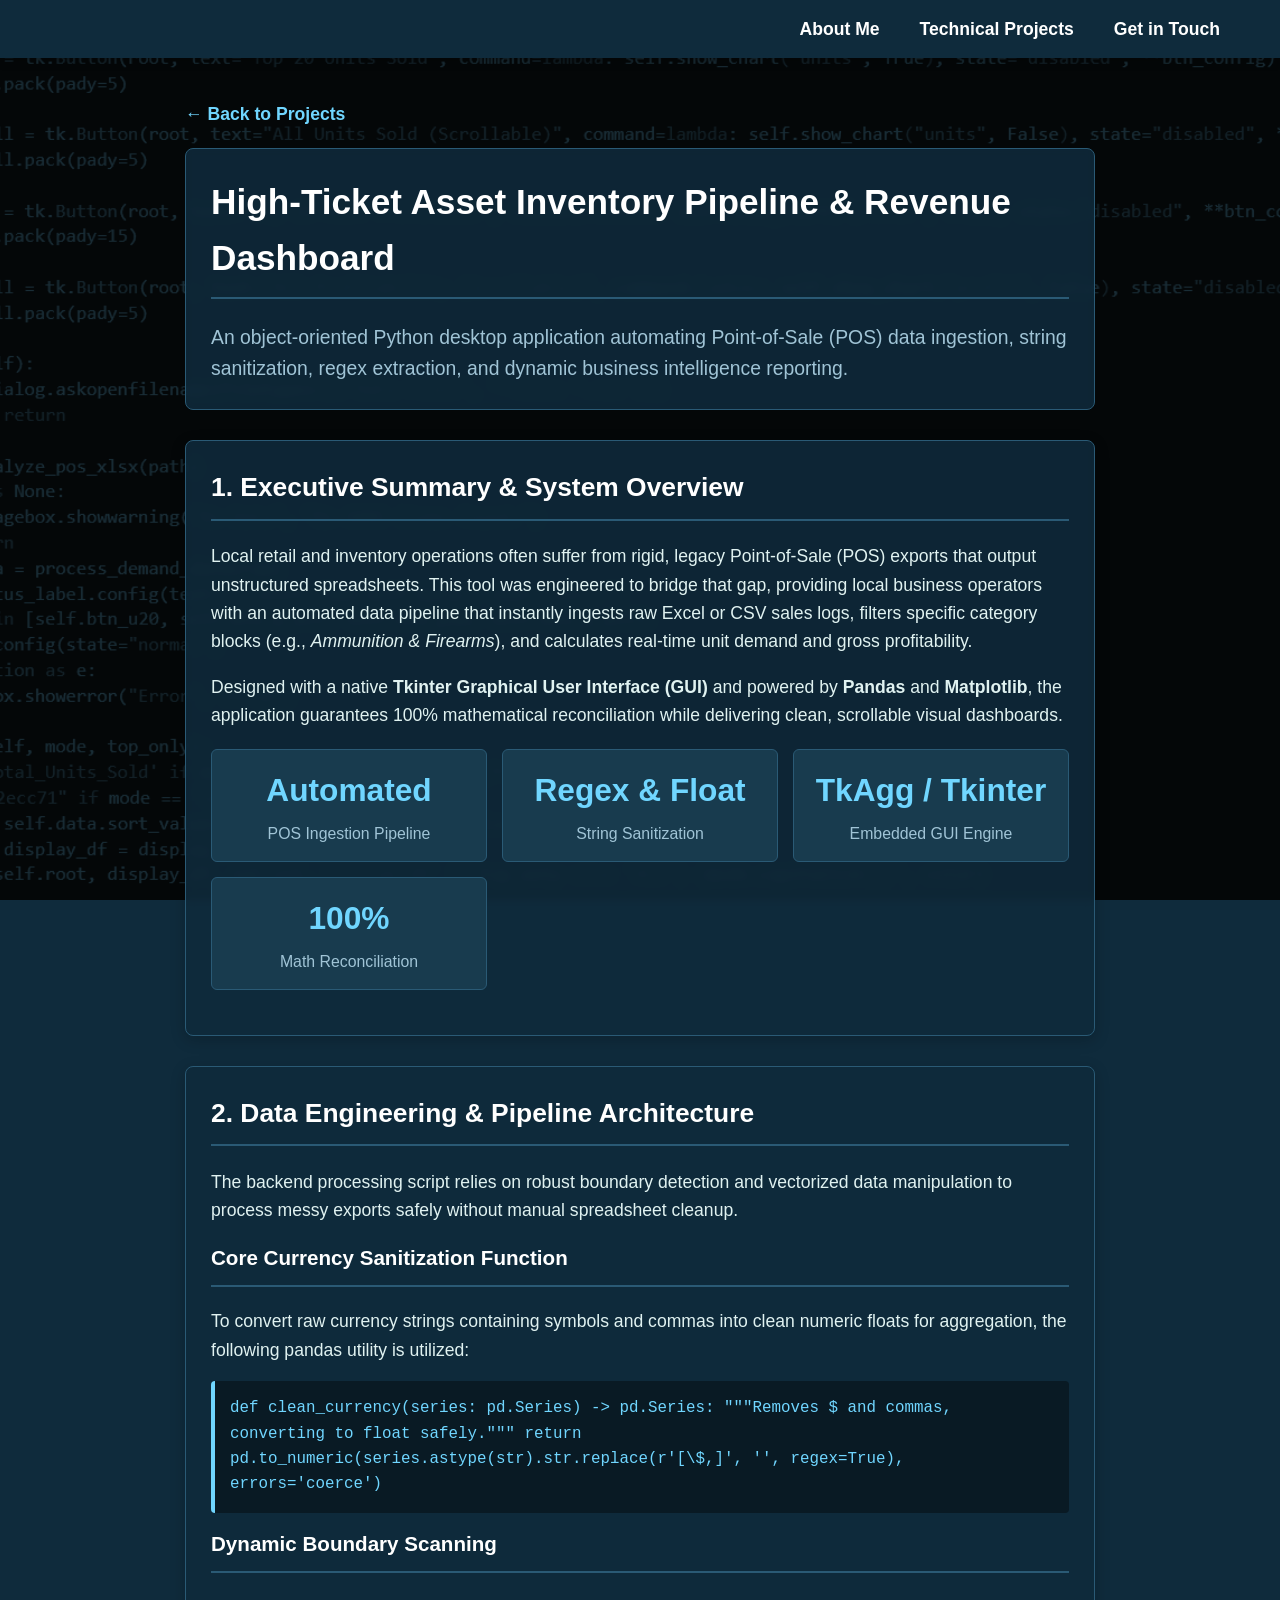
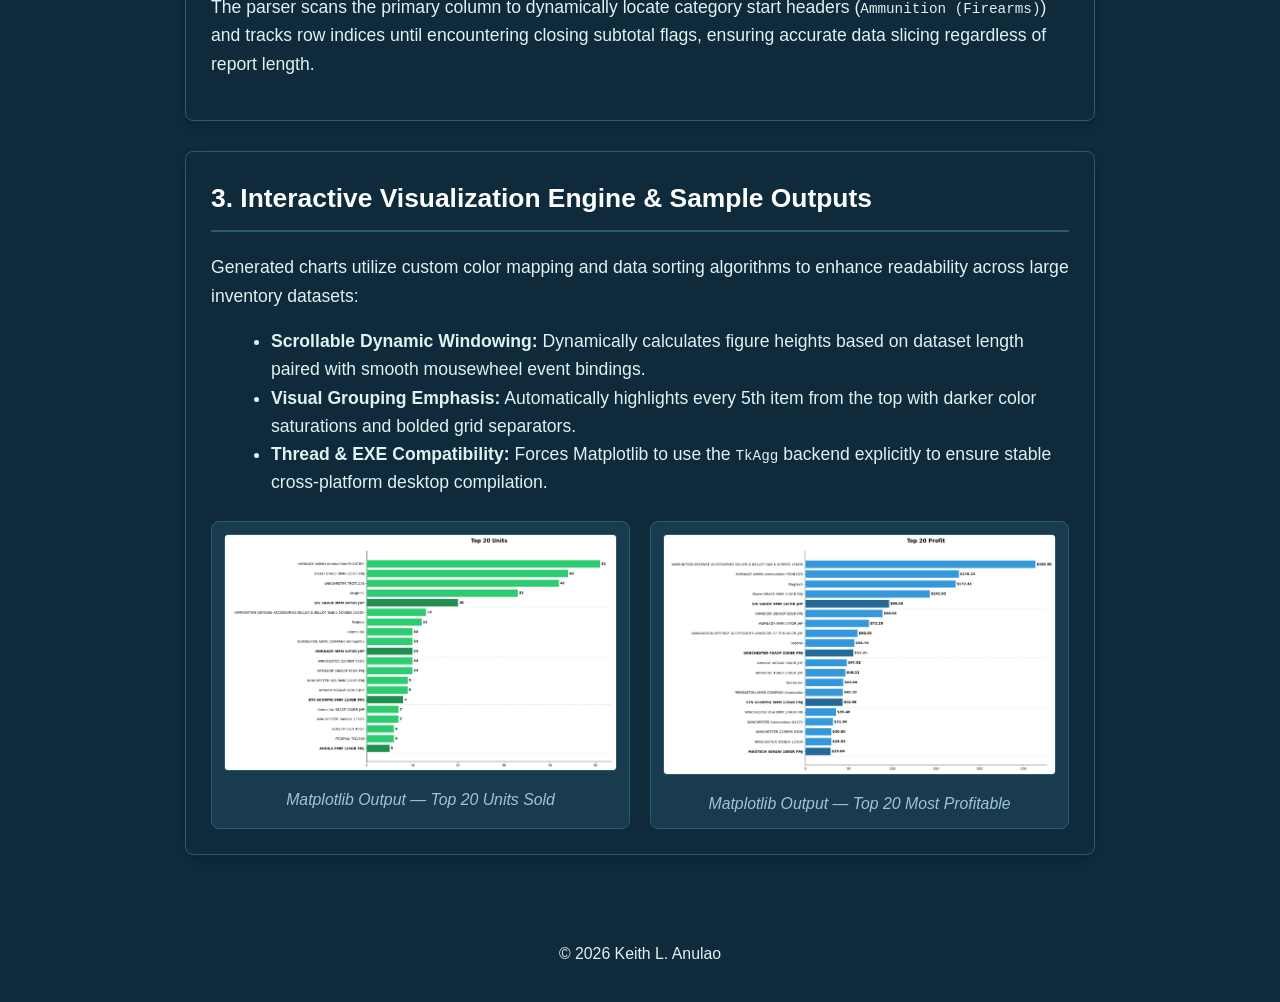
<file: project-python-visualizer.html>
<!DOCTYPE html>
<html lang="en">
<head>
    <meta charset="UTF-8">
    <meta name="viewport" content="width=device-width, initial-scale=1.0">
    <title>POS Inventory & Sales Visualizer Pipeline - Keith L. Anulao</title>
    <meta name="description" content="Discover an object-oriented Python desktop application automating POS data ingestion, regex extraction, string sanitization, and Matplotlib dynamic reporting.">
    <meta property="og:title" content="POS Inventory & Sales Visualizer Pipeline - Keith L. Anulao">
    <meta property="og:description" content="Discover an object-oriented Python desktop application automating POS data ingestion, regex extraction, and dynamic business intelligence reporting.">
    <link rel="stylesheet" href="style.css">
    <style>
        /* --- Page Background Layers & Theme --- */
        body {
            position: relative;
            min-height: 100vh;
            background-color: #0f2b3c;
            margin: 0;
            color: #e0f2fe;
            font-family: Arial, sans-serif;
        }

        /* 1. Grayscale Background Image */
        .page-bg-image {
            position: fixed;
            top: 0;
            left: 0;
            width: 100%;
            height: 100svh; /* Locks it to the stable mobile viewport height */
            background-image: url('images/python_bg.png');
            background-size: cover;
            background-position: center;
            filter: grayscale(100%) brightness(0.45);
            z-index: -2;
        }

        /* 2. Vibrant Turquoise Tint Overlay */
        .page-bg-overlay {
            position: fixed;
            top: 0;
            left: 0;
            width: 100%;
            height: 100%;
            background-color: rgba(14, 82, 115, 0.78);
            mix-blend-mode: multiply;
            z-index: -1;
        }

        /* --- Layout & Card Styling --- */
        .project-header-card, section {
            background-color: rgba(15, 43, 60, 0.88);
            border: 1px solid #2a5a75;
            border-radius: 8px;
            padding: 25px;
            margin-bottom: 30px;
            backdrop-filter: blur(5px);
        }

        .metric-grid {
            display: grid;
            grid-template-columns: repeat(auto-fit, minmax(220px, 1fr));
            gap: 15px;
            margin: 20px 0;
        }

        .metric-card {
            background-color: rgba(26, 61, 82, 0.9);
            border: 1px solid #2a5a75;
            border-radius: 6px;
            padding: 15px;
            text-align: center;
            transition: transform 0.25s ease, background-color 0.25s ease, border-color 0.25s ease, box-shadow 0.25s ease;
        }

        .metric-card:hover {
            transform: translateY(-4px);
            background-color: rgba(30, 80, 110, 0.95);
            border-color: #70d6ff;
            box-shadow: 0 8px 25px rgba(112, 214, 255, 0.25);
        }

        .metric-value {
            font-size: 1.8em;
            font-weight: bold;
            color: #70d6ff;
            margin-bottom: 5px;
            transition: color 0.25s ease;
        }

        .metric-card:hover .metric-value {
            color: #ffffff;
        }

        .metric-label {
            font-size: 0.9em;
            color: #a0c4d6;
        }

        .code-box {
            background-color: #091a24;
            border-left: 4px solid #70d6ff;
            padding: 15px;
            font-family: 'Courier New', Courier, monospace;
            color: #70d6ff;
            font-size: 0.9em;
            margin: 15px 0;
            overflow-x: auto;
            border-radius: 4px;
        }

        .back-link {
            display: inline-block;
            margin-top: 15px;    /* Pushes it down away from the header */
            margin-bottom: 20px;
            color: #70d6ff;
            text-decoration: none;
            font-weight: bold;
        }

        .back-link:hover {
            text-decoration: underline;
        }

        /* --- Lightbox Modal Styles --- */
        .lightbox-modal {
            display: none;
            position: fixed;
            z-index: 2000;
            left: 0;
            top: 0;
            width: 100%;
            height: 100%;
            background-color: rgba(10, 25, 35, 0.85);
            backdrop-filter: blur(8px);
            align-items: center;
            justify-content: center;
        }

        .lightbox-content {
            width: auto;
            height: auto;
            max-width: 90vw;   
            max-height: 90vh;  
            object-fit: contain;
            border-radius: 6px;
            box-shadow: 0 10px 35px rgba(0, 0, 0, 0.6);
            border: 2px solid #2a5a75;
            animation: zoomIn 0.25s ease;
        }

        .lightbox-close {
            position: absolute;
            top: 25px;
            right: 35px;
            color: #ffffff;
            font-size: 45px;
            font-weight: bold;
            cursor: pointer;
            transition: color 0.2s ease;
            line-height: 1;
        }

        .lightbox-close:hover {
            color: #70d6ff;
        }

        .clickable-photo {
            cursor: pointer;
            transition: transform 0.2s ease, box-shadow 0.2s ease;
        }

        .clickable-photo:hover {
            transform: scale(1.01);
            box-shadow: 0 0 15px rgba(112, 214, 255, 0.3);
        }

        @keyframes zoomIn {
            from { transform: scale(0.9); opacity: 0; }
            to { transform: scale(1); opacity: 1; }
        }

        /* --- Mobile Responsive Media Query --- */
        @media screen and (max-width: 768px) {
            main {
                width: 95% !important;
                margin: 100px auto 0 auto !important;
                padding: 10px !important;
            }

            /* Scale down massive headers so they don't break phone screens */
            h1 {
                font-size: 1.6rem !important;
            }

            h2 {
                font-size: 1.3rem !important;
            }

            /* Stack metric cards and project galleries in a single column on phones */
            .metric-grid, .gallery-grid, .map-gallery {
                grid-template-columns: 1fr !important;
            }

            /* Prevent typing header from forcing phone widths out */
            #typing-title {
                font-size: 1.3em !important;
                white-space: normal !important; /* Allows text to wrap neatly on tiny screens */
            }
        }
    </style>
</head>
<body>
    <!-- Background Layers -->
    <div class="page-bg-image"></div>
    <div class="page-bg-overlay"></div>

    <header>
        <nav>
            <ul>
                <li><a href="index.html">About Me</a></li>
                <li><a href="projects.html">Technical Projects</a></li>
                <li><a href="contact.html">Get in Touch</a></li>
            </ul>
        </nav>
    </header>

    <main style="max-width: 950px; margin: 65px auto 0 auto; padding: 20px;">
        <a href="projects.html" class="back-link">&larr; Back to Projects</a>

        <!-- Main Title Header -->
        <div class="project-header-card">
            <h1 style="margin-top: 0; color: #ffffff;">High-Ticket Asset Inventory Pipeline & Revenue Dashboard</h1>
            <p style="color: #a0c4d6; font-size: 1.1em; margin-bottom: 0;">
                An object-oriented Python desktop application automating Point-of-Sale (POS) data ingestion, string sanitization, regex extraction, and dynamic business intelligence reporting.
            </p>
        </div>

        <!-- Executive Summary & Key Results -->
        <section id="executive-summary">
            <h2>1. Executive Summary & System Overview</h2>
            <p>
                Local retail and inventory operations often suffer from rigid, legacy Point-of-Sale (POS) exports that output unstructured spreadsheets. This tool was engineered to bridge that gap, providing local business operators with an automated data pipeline that instantly ingests raw Excel or CSV sales logs, filters specific category blocks (e.g., <em>Ammunition & Firearms</em>), and calculates real-time unit demand and gross profitability.
            </p>
            <p>
                Designed with a native <strong>Tkinter Graphical User Interface (GUI)</strong> and powered by <strong>Pandas</strong> and <strong>Matplotlib</strong>, the application guarantees 100% mathematical reconciliation while delivering clean, scrollable visual dashboards.
            </p>

            <!-- Key Metrics Grid -->
            <div class="metric-grid">
                <div class="metric-card">
                    <div class="metric-value">Automated</div>
                    <div class="metric-label">POS Ingestion Pipeline</div>
                </div>
                <div class="metric-card">
                    <div class="metric-value">Regex & Float</div>
                    <div class="metric-label">String Sanitization</div>
                </div>
                <div class="metric-card">
                    <div class="metric-value">TkAgg / Tkinter</div>
                    <div class="metric-label">Embedded GUI Engine</div>
                </div>
                <div class="metric-card">
                    <div class="metric-value">100%</div>
                    <div class="metric-label">Math Reconciliation</div>
                </div>
            </div>
        </section>

        <!-- Technical Methodology & Data Pipeline -->
        <section id="methodology">
            <h2>2. Data Engineering & Pipeline Architecture</h2>
            <p>
                The backend processing script relies on robust boundary detection and vectorized data manipulation to process messy exports safely without manual spreadsheet cleanup.
            </p>

            <h3>Core Currency Sanitization Function</h3>
            <p>To convert raw currency strings containing symbols and commas into clean numeric floats for aggregation, the following pandas utility is utilized:</p>
            
            <div class="code-box">
def clean_currency(series: pd.Series) -> pd.Series:
    """Removes $ and commas, converting to float safely."""
    return pd.to_numeric(series.astype(str).str.replace(r'[\$,]', '', regex=True), errors='coerce')
            </div>

            <h3>Dynamic Boundary Scanning</h3>
            <p>
                The parser scans the primary column to dynamically locate category start headers (<code>Ammunition  (Firearms)</code>) and tracks row indices until encountering closing subtotal flags, ensuring accurate data slicing regardless of report length.
            </p>
        </section>

        <!-- Visualization Engine & Output Showcase -->
        <section id="visualization">
            <h2>3. Interactive Visualization Engine & Sample Outputs</h2>
            <p>
                Generated charts utilize custom color mapping and data sorting algorithms to enhance readability across large inventory datasets:
            </p>
            <ul style="list-style-type: disc; margin-left: 20px; line-height: 1.6; color: #e0f2fe; margin-bottom: 25px;">
                <li><strong>Scrollable Dynamic Windowing:</strong> Dynamically calculates figure heights based on dataset length paired with smooth mousewheel event bindings.</li>
                <li><strong>Visual Grouping Emphasis:</strong> Automatically highlights every 5th item from the top with darker color saturations and bolded grid separators.</li>
                <li><strong>Thread & EXE Compatibility:</strong> Forces Matplotlib to use the <code>TkAgg</code> backend explicitly to ensure stable cross-platform desktop compilation.</li>
            </ul>

            <!-- Image Showcase Grid (Clickable for Lightbox Modal) -->
            <div style="display: grid; grid-template-columns: repeat(auto-fit, minmax(300px, 1fr)); gap: 20px; text-align: center;">
                <div style="background-color: rgba(26, 61, 82, 0.9); padding: 12px; border-radius: 8px; border: 1px solid #2a5a75;">
                    <img src="images/top_20_units.png" alt="Top 20 Units Sold Chart Output" class="clickable-photo" style="width: 100%; border-radius: 4px; margin-bottom: 8px;">
                    <p style="font-size: 0.9em; color: #a0c4d6; font-style: italic; margin: 0;">Matplotlib Output — Top 20 Units Sold</p>
                </div>
                <div style="background-color: rgba(26, 61, 82, 0.9); padding: 12px; border-radius: 8px; border: 1px solid #2a5a75;">
                    <img src="images/top_20_profit.png" alt="Top 20 Most Profitable Chart Output" class="clickable-photo" style="width: 100%; border-radius: 4px; margin-bottom: 8px;">
                    <p style="font-size: 0.9em; color: #a0c4d6; font-style: italic; margin: 0;">Matplotlib Output — Top 20 Most Profitable</p>
                </div>
            </div>
        </section>
    </main>

    <!-- --- Lightbox Modal Structure --- -->
    <div id="lightboxModal" class="lightbox-modal">
        <span class="lightbox-close">&times;</span>
        <img class="lightbox-content" id="lightboxImg" alt="Enlarged Preview">
    </div>
    <!-- --------------------------------- -->

    <footer>
        <p>&copy; 2026 Keith L. Anulao</p>
    </footer>

    <script src="script.js"></script>
    <script>
        // --- Lightbox Modal Interactive Script ---
        const modal = document.getElementById('lightboxModal');
        const modalImg = document.getElementById('lightboxImg');
        const closeBtn = document.getElementsByClassName('lightbox-close')[0];
        const clickablePhotos = document.querySelectorAll('.clickable-photo');

        clickablePhotos.forEach(photo => {
            photo.onclick = function() {
                modal.style.display = "flex";
                modalImg.src = this.src;
            }
        });

        closeBtn.onclick = function() {
            modal.style.display = "none";
        }

        modal.onclick = function(event) {
            if (event.target === modal) {
                modal.style.display = "none";
            }
        }

        document.addEventListener('keydown', function(event) {
            if (event.key === "Escape") {
                modal.style.display = "none";
            }
        });
    </script>
</body>
</html>
</file>
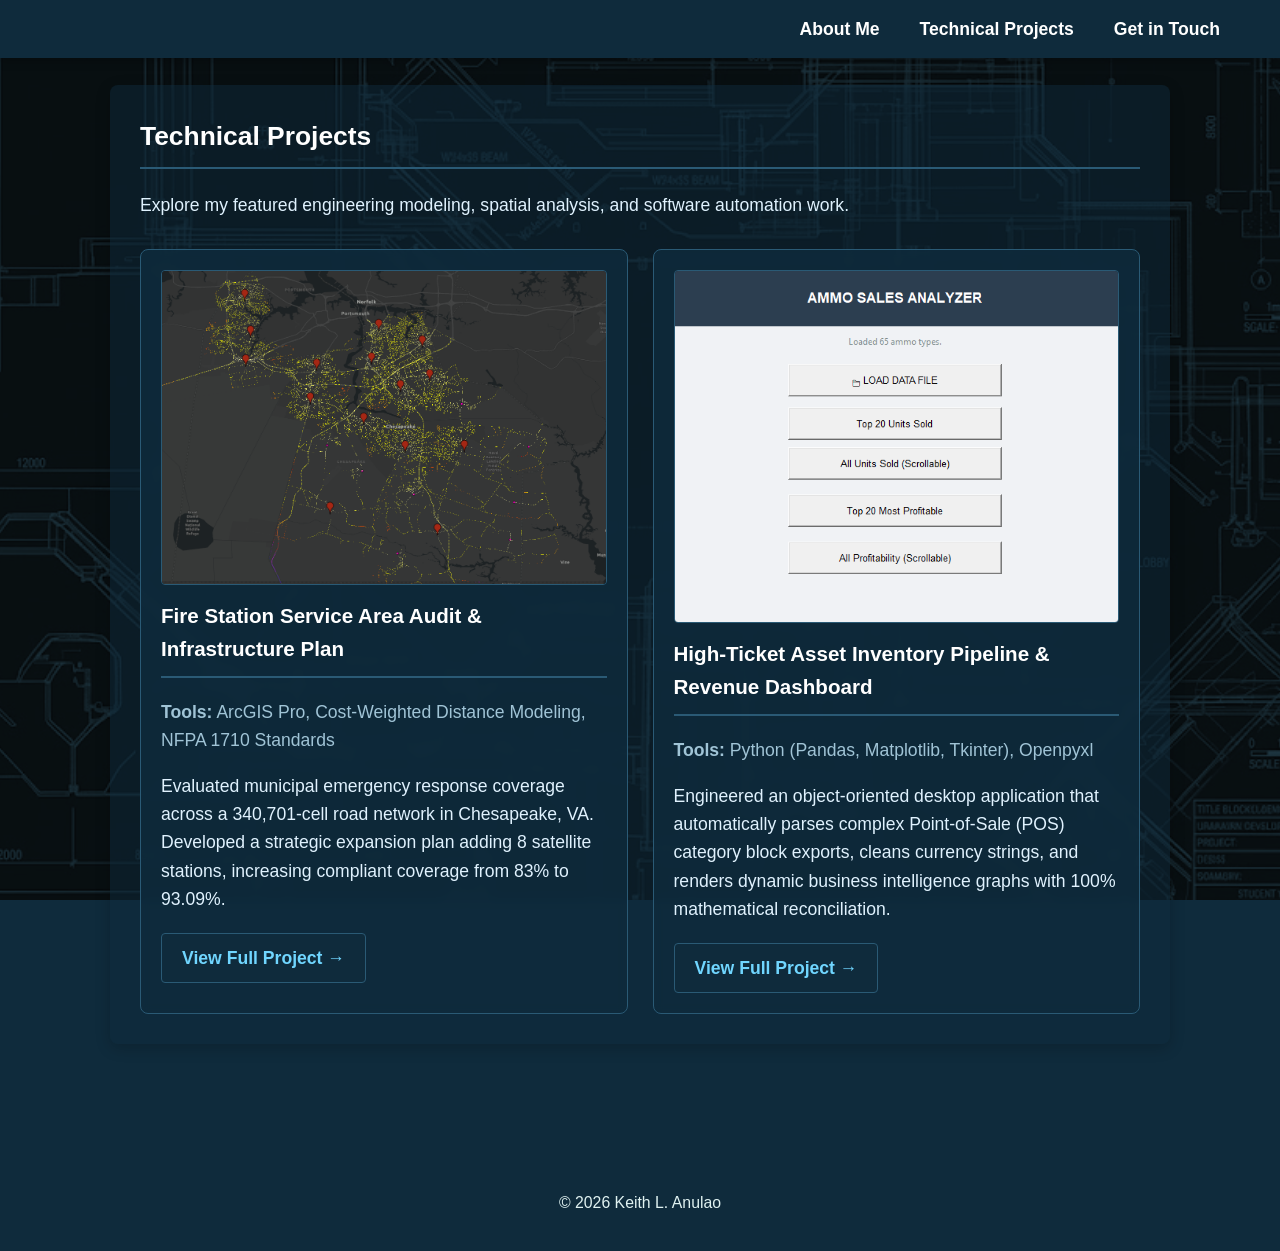
<file: projects.html>
<!DOCTYPE html>
<html lang="en">
<head>
    <meta charset="UTF-8">
    <meta name="viewport" content="width=device-width, initial-scale=1.0">
    <title>Technical Projects & Engineering Portfolio - Keith L. Anulao</title>
    <meta name="description" content="Explore civil engineering spatial audits, ArcGIS Pro infrastructure maps, and automated Python data processing pipelines by Keith L. Anulao.">
    <meta property="og:title" content="Technical Projects & Engineering Portfolio - Keith L. Anulao">
    <meta property="og:description" content="Explore civil engineering spatial audits, ArcGIS Pro infrastructure maps, and automated Python data processing pipelines.">
    <link rel="stylesheet" href="style.css"> 
    <style>
        /* --- Page Layout & Tinted Background Setup --- */
        body {
            position: relative;
            min-height: 100vh;
            background-color: #0f2b3c;
            margin: 0;
        }

        /* 1. Grayscale Background Image */
        .tech-bg-image {
            position: fixed;
            top: 0;
            left: 0;
            width: 100%;
            height: 100svh;
            background-image: url('images/technical_background.jfif');
            background-size: cover;
            background-position: center;
            filter: grayscale(100%) brightness(0.45);
            z-index: -2;
        }

        /* 2. Vibrant Turquoise Tint Overlay */
        .tech-bg-overlay {
            position: fixed;
            top: 0;
            left: 0;
            width: 100%;
            height: 100%;
            background-color: rgba(14, 82, 115, 0.78);
            mix-blend-mode: multiply;
            z-index: -1;
        }

        /* Project Button & Hover Styles */
        .project-btn {
            background-color: #0f2b3c;
            color: #70d6ff;
            padding: 10px 20px;
            text-decoration: none;
            border-radius: 4px;
            display: inline-block;
            font-weight: bold;
            border: 1px solid #2a5a75;
            transition: background-color 0.2s ease, color 0.2s ease, border-color 0.2s ease, transform 0.1s ease;
        }

        .project-btn:hover {
            background-color: #1a3d52;
            color: #ffffff;
            border-color: #70d6ff;
            transform: translateY(-1px);
        }

        /* Optional: Give project cards a subtle glassmorphism finish to blend with the background */
        .gallery-item {
            background-color: rgba(15, 43, 60, 0.85);
            border: 1px solid #2a5a75;
            padding: 20px;
            border-radius: 8px;
            backdrop-filter: blur(5px);
        }

        .clickable-img {
            transition: opacity 0.2s ease, transform 0.2s ease;
        }

        .clickable-img:hover {
            opacity: 0.85;
            transform: scale(1.01);
        }

        /* --- Mobile Responsive Media Query --- */
        @media screen and (max-width: 768px) {
            main {
                max-width: 100% !important;
                margin: 90px auto 20px auto !important; /* Lowers the technical projects box on phones */
                padding: 15px !important;
            }

            /* Scale down massive headers so they don't break phone screens */
            h1 {
                font-size: 1.6rem !important;
            }

            h2 {
                font-size: 1.3rem !important;
            }

            /* Stack metric cards and project galleries in a single column on phones */
            .metric-grid, .gallery-grid, .map-gallery {
                grid-template-columns: 1fr !important;
            }

            /* Prevent typing header from forcing phone widths out */
            #typing-title {
                font-size: 1.3em !important;
                white-space: normal !important; /* Allows text to wrap neatly on tiny screens */
            }
        }
    </style>
</head>
<body>
    <!-- Background Layers -->
    <div class="tech-bg-image"></div>
    <div class="tech-bg-overlay"></div>

    <header>
        <nav>
            <ul>
                <li><a href="index.html">About Me</a></li>
                <li><a href="projects.html">Technical Projects</a></li>
                <li><a href="contact.html">Get in Touch</a></li>
            </ul>
        </nav>
    </header>

    <main style="max-width: 1100px; margin: 65px auto 40px auto; padding: 20px;">
        <section id="projects">
            <h1>Technical Projects</h1>
            <p style="color: #e0f2fe;">Explore my featured engineering modeling, spatial analysis, and software automation work.</p>
            
            <div class="gallery-grid" style="margin-top: 30px; display: grid; grid-template-columns: repeat(auto-fit, minmax(300px, 1fr)); gap: 25px;">
                
                <!-- Project 1: Fire Station Service Area Audit -->
                <div class="gallery-item">
                    <!-- Clickable Image Wrapper -->
                    <a href="fire-station-audit.html">
                        <img src="images/chesapeake_expansion_map.png" alt="Chesapeake Fire Station Service Area Audit Map" style="width: 100%; border-radius: 4px; display: block; transition: opacity 0.2s ease;" class="clickable-img">
                    </a>
                    <h3 style="color: #ffffff;">Fire Station Service Area Audit & Infrastructure Plan</h3>
                    <p style="color: #a0c4d6;"><strong>Tools:</strong> ArcGIS Pro, Cost-Weighted Distance Modeling, NFPA 1710 Standards</p>
                    <p style="color: #e0f2fe;">Evaluated municipal emergency response coverage across a 340,701-cell road network in Chesapeake, VA. Developed a strategic expansion plan adding 8 satellite stations, increasing compliant coverage from 83% to 93.09%.</p>
                    <div style="margin-top: 20px;">
                        <a href="fire-station-audit.html" class="project-btn">View Full Project &rarr;</a>
                    </div>
                </div>

                <!-- Project 2: Python Sales Visualizer Dashboard -->
                <div class="gallery-item">
                    <!-- Clickable Image Wrapper -->
                    <a href="project-python-visualizer.html">
                        <img src="images/python_dashboard.png" alt="Python Sales Visualizer and Data Pipeline Dashboard" style="width: 100%; border-radius: 4px; display: block; transition: opacity 0.2s ease;" class="clickable-img">
                    </a>
                    <h3 style="color: #ffffff;">High-Ticket Asset Inventory Pipeline & Revenue Dashboard</h3>
                    <p style="color: #a0c4d6;"><strong>Tools:</strong> Python (Pandas, Matplotlib, Tkinter), Openpyxl</p>
                    <p style="color: #e0f2fe;">Engineered an object-oriented desktop application that automatically parses complex Point-of-Sale (POS) category block exports, cleans currency strings, and renders dynamic business intelligence graphs with 100% mathematical reconciliation.</p>
                    <div style="margin-top: 20px;">
                        <a href="project-python-visualizer.html" class="project-btn">View Full Project &rarr;</a>
                    </div>
                </div>

            </div>
        </section>
    </main>

    <footer>
        <p>&copy; 2026 Keith L. Anulao</p>
    </footer>

    <script>
        // Smooth scrolling functionality
        document.querySelectorAll('a[href^="#"]').forEach(anchor => {
            anchor.addEventListener('click', function (e) {
                e.preventDefault(); 

                const targetID = this.getAttribute('href');
                const targetElement = document.querySelector(targetID);

                if (targetElement) {
                    window.scrollTo({
                        top: targetElement.offsetTop - 80,
                        behavior: 'smooth' 
                    });
                }
            });
        });
    </script>
</body>
</html>
</file>
<file: style.css>
/* --- Global Styles --- */
html, body {
    width: 100%;
    overflow-x: hidden; /* Prevents side-scrolling on mobile/split-screens */
    margin: 0;
    padding: 0;
    box-sizing: border-box;
}

body {
    background-color: #1a3d52;
    color: #ffffff;
    font-family: Arial, Helvetica, sans-serif;
    text-align: center;
    display: flex;
    flex-direction: column;
    min-height: 100vh;
    font-size: 1.1em;
    line-height: 1.6;
}

/* --- Fixed Top Navigation Header --- */
header {
    position: fixed;
    top: 0;
    left: 0;
    width: 100%;
    background-color: #0f2b3c; /* Darker blue-leaning turquoise top bar */
    padding: 15px 0;
    z-index: 1000;
    box-shadow: 0 2px 10px rgba(0, 0, 0, 0.3);
}

nav ul {
    list-style: none;
    margin: 0;
    padding: 0 40px;
    display: flex;
    justify-content: flex-end;
}

nav li {
    margin: 0 20px;
}

nav a {
    color: #ffffff; /* White navigation links */
    text-decoration: none;
    font-weight: bold;
    transition: color 0.3s ease;
}

nav a:hover {
    color: #70d6ff; /* Soft cyan accent highlight on hover */
}

/* --- Main Layout Container --- */
main {
    flex-grow: 1;
    padding-top: 100px;
    text-align: left;
    max-width: 900px;
    margin: 0 auto;
    width: 90%; /* Changed from 100% to 90% so it breathes on mobile */
    box-sizing: border-box;
}

section {
    margin-bottom: 50px;
    background-color: rgba(15, 43, 60, 0.5); /* Semi-transparent dark cards for section depth */
    padding: 30px;
    border-radius: 8px;
    box-shadow: 0 4px 15px rgba(0, 0, 0, 0.2);
}

h1, h2, h3 {
    color: #ffffff;
    margin-top: 0;
    border-bottom: 2px solid #2a5a75;
    padding-bottom: 10px;
}

p, li {
    color: #e0f2f1; /* Off-white teal tint for soft body readability */
}

a {
    color: #70d6ff;
}

/* --- Technical Projects Grid --- */
.gallery-grid {
    display: grid;
    grid-template-columns: repeat(auto-fit, minmax(350px, 1fr));
    grid-gap: 25px;
    justify-content: center;
}

.gallery-item {
    text-align: left;
    background-color: #0f2b3c;
    padding: 20px;
    border-radius: 6px;
    border: 1px solid #2a5a75;
}

img {
    max-width: 100%;
    height: auto;
    border-radius: 4px;
    margin-bottom: 15px;
    border: 1px solid #2a5a75;
    box-sizing: border-box;
}

/* --- Typing Animation Styles --- */
#typing-title {
    font-family: 'Courier New', monospace;
    font-weight: bold;
    font-size: 2em;
    color: #ffffff;
    margin-bottom: 20px;
    min-height: 6.5rem; /* Locks the height to permanently accommodate two lines of text */
}

.blinking-cursor {
    animation: blink-caret 0.75s step-end infinite;
    color: #70d6ff;
}

@keyframes blink-caret {
    from, to { opacity: 0; }
    50% { opacity: 1; }
}

/* --- Footer --- */
footer {
    margin-top: auto;
    padding: 20px 0;
    color: #a0c4d6;
    font-size: 0.9em;
}

/* --- Contact Page Wireframe Background Integration --- */
body.contact-wireframe-bg {
    background-color: #1a3d52; /* Your base turquoise background */
    background-image: url('images/wireframe-overlay.png'); /* Replace with your actual saved PNG filename */
    background-repeat: no-repeat;
    background-position: center center;
    background-size: cover;
    background-attachment: fixed;
}

/* Ensures the contact text box has a solid enough backdrop to remain completely readable over the lines */
body.contact-wireframe-bg #contact {
    background-color: rgba(15, 43, 60, 0.92); /* 92% opaque dark turquoise card */
    border: 1px solid #2a5a75;
    box-shadow: 0 8px 25px rgba(0, 0, 0, 0.4);
}
</file>
